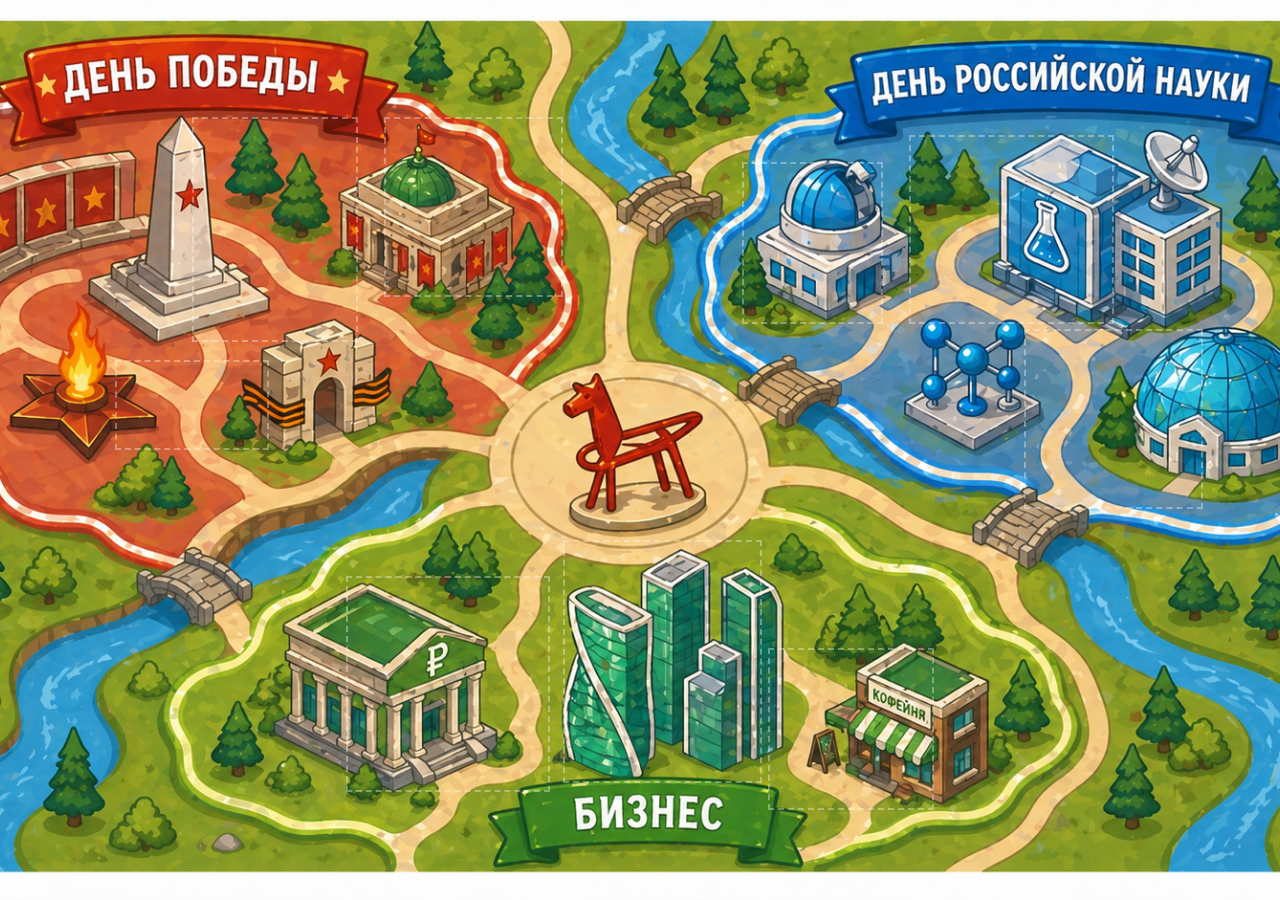
<file: index.html>
<!DOCTYPE html>
<html lang="ru">
<head>
<meta charset="UTF-8" />
<title>Игра</title>
<link rel="stylesheet" href="style.css">

</head>

<body>

<div class="stage">
  <div class="map">

    <!-- про победу -->
     <!-- 10-11 классы -->
    <div class="zone" style="left:15%; top:13%; width:13%; height:25%;"
         onclick="openGame('svoya-igra')"></div> 

     <!-- 8-9 классы -->
    <div class="zone" style="left:30%; top:13%; width:14%; height:20%;"
         onclick="openGame('path-game')"></div>

     <!-- 5-7 класс -->
    <div class="zone" style="left:9%; top:40%; width:12%; height:10%;"
         onclick="openGame('img-line')"></div>

    <!-- про науку -->
     <!-- малышарики -->
    <div class="zone" style="left:58%; top:18%; width:11%; height:18%;"
         onclick="openGame('find-objects')"></div>

     <!-- 8-11 классы -->
    <div class="zone" style="left:71%; top:15%; width:16%; height:21%;"
         onclick="openGame('cards')"></div>

     <!-- 5-7 классы -->
    <div class="zone" style="left:80%; top:36.5%; width:14%; height:20%;"
         onclick="openGame('find-similar')"></div>

    <!-- про бизнес -->
     <!-- 8-9 классы -->
    <div class="zone" style="left:44%; top:60%; width:15.5%; height:27%;"
         onclick="openGame('emodji')"></div>

     <!-- 5-7 классы -->
    <div class="zone" style="left:27%; top:64%; width:16%; height:24%;"
         onclick="openGame('buisnes-viselica')"></div>

     <!-- 5-11 классы -->
    <div class="zone" style="left:60%; top:72%; width:13%; height: 18%;"
         onclick="openGame('words-in-word')"></div>

     <div class="zone center-zone"
     style="left:45%; top:42%; width:10%; height:20%;"
     onclick="openLink()"></div>

  </div>
</div>

<script>
function openGame(gameName) {

  // лёгкая вспышка при клике
  const flash = document.createElement("div");
  flash.style.position = "fixed";
  flash.style.inset = "0";
  flash.style.background = "rgba(255,255,255,0.12)";
  flash.style.pointerEvents = "none";
  document.body.appendChild(flash);

  setTimeout(() => flash.remove(), 150);

  // открытие игры
  window.open(
    `${gameName}/index.html`,
    "_blank",
    "width=1000,height=700"
  );
}

function openLink() {
  window.open(
    "https://xn--80aafadvc9bifbaeqg0p.xn--p1ai/",
    "_blank"
  );
}
</script>

</body>
</html>
</file>
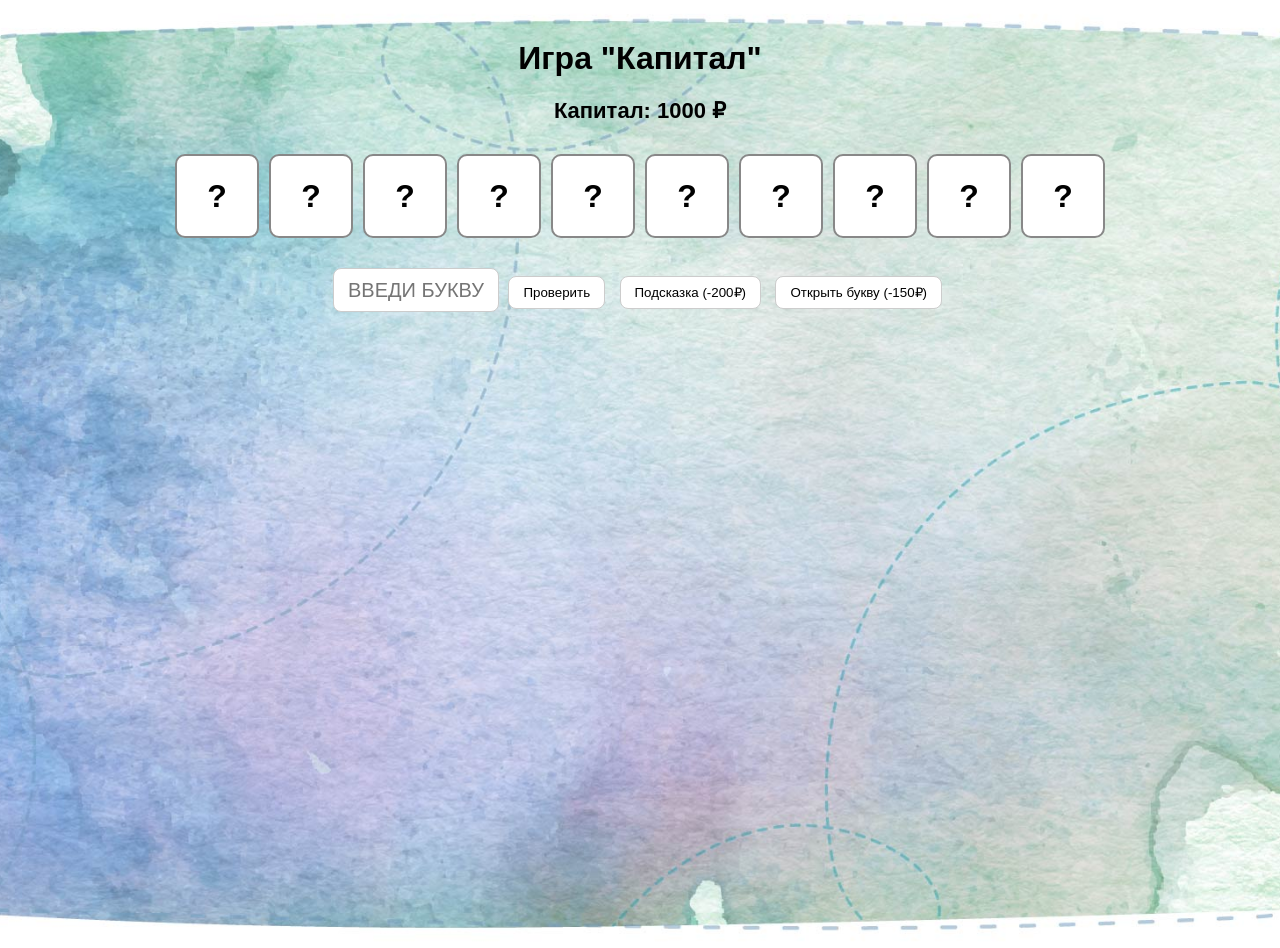
<file: buisnes-viselica/index.html>
<!DOCTYPE html>
<html>
<head>
<meta charset="UTF-8">
<title>Капитал</title>
<link rel="stylesheet" href="style.css">
</head>
<body>

<h1>Игра "Капитал"</h1>

<div id="capital">Капитал: 1000 ₽</div>

<div class="word">

  <div class="letter" data-letter="К">?</div>
  <div class="letter" data-letter="А">?</div>
  <div class="letter" data-letter="П">?</div>
  <div class="letter" data-letter="И">?</div>
  <div class="letter" data-letter="Т">?</div>
  <div class="letter" data-letter="А">?</div>
  <div class="letter" data-letter="Л">?</div>
  <div class="letter" data-letter="И">?</div>
  <div class="letter" data-letter="С">?</div>
  <div class="letter" data-letter="Т">?</div>

</div>

<div class="controls">

  <input id="guess" placeholder="Введи букву">

  <button onclick="checkLetter()">Проверить</button>
  <button onclick="hint()">Подсказка (-200₽)</button>
  <button onclick="openLetter()">Открыть букву (-150₽)</button>

</div>

<div id="message"></div>
<div id="wrongLetters" class="hidden">Ошибки: </div>

<script>

let capital = 1000;
let word = "КАПИТАЛИСТ";
let wrongLetters = [];

function updateCapital() {
  document.getElementById("capital").innerHTML =
    "Капитал: " + capital + " ₽";
}

function checkLetter() {

  let input = document.getElementById("guess");
  let letter = input.value.toUpperCase();
  input.value = "";

  if (!letter) return;

  let found = false;

  document.querySelectorAll(".letter").forEach(el => {
    if (el.dataset.letter === letter) {
      el.innerHTML = letter;
      found = true;
    }
  });

  if (!found) {

    capital -= 100;

    // показываем поле ошибок ТОЛЬКО один раз
    document.getElementById("wrongLetters").classList.remove("hidden");

    // добавляем букву в массив (без повторов)
    if (!wrongLetters.includes(letter)) {
      wrongLetters.push(letter);
    }

    updateWrongLetters();

    document.getElementById("message").innerHTML =
      "❌ Ошибка (-100₽)";

  } else {
    document.getElementById("message").innerHTML =
      "✔ Есть такая буква!";
  }

  updateCapital();
  checkGameOver();
}

function updateWrongLetters() {
  let box = document.getElementById("wrongLetters");

  box.innerHTML = "Ошибки: ";

  wrongLetters.forEach(l => {
    let span = document.createElement("span");
    span.className = "wrong";
    span.innerText = l;
    box.appendChild(span);
  });
}


function hint() {

  if (capital < 200) return;

  capital -= 200;

  document.getElementById("message").innerHTML =
    "💡 Подсказка: это слово про человека, используещего свои ресурсы и наемный труд для извлечения прибыли";

  updateCapital();
}

function openLetter() {

  if (capital < 150) return;

  capital -= 150;

  let hidden = Array.from(document.querySelectorAll(".letter"))
    .filter(el => el.innerHTML === "?");

  if (hidden.length === 0) return;

  let random = hidden[Math.floor(Math.random() * hidden.length)];
  random.innerHTML = random.dataset.letter;

  document.getElementById("message").innerHTML =
    "🔓 Открыта буква";

  updateCapital();
  checkGameOver();
}

function checkGameOver() {

  let done = true;

  document.querySelectorAll(".letter").forEach(el => {
    if (el.innerHTML === "?") done = false;
  });

  if (done) {
    document.getElementById("message").innerHTML =
      "🏆 Победа!";
  }

  if (capital <= 0) {
    document.getElementById("message").innerHTML =
      "💀 Капитал закончился";
  }
}

</script>

</body>
</html>
</file>
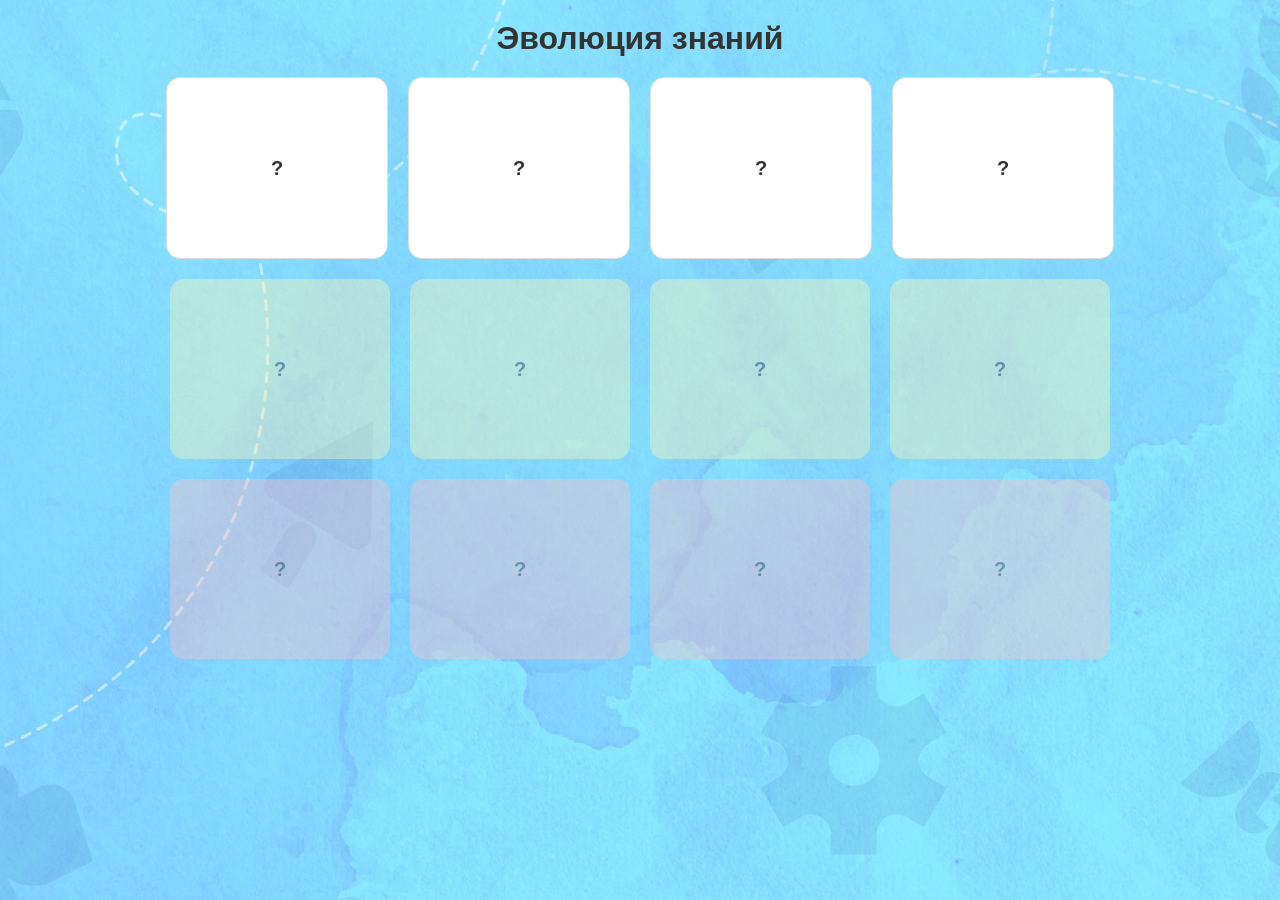
<file: cards/index.html>
<!DOCTYPE html>
<html>
<head>
<meta charset="UTF-8">
<title>Карточки</title>
<link rel="stylesheet" href="style.css">
</head>
<body>

<h1>Эволюция знаний</h1>

<div class="game">

  <!-- РЯД 1 -->
  <div class="row" id="row1">
    <div class="card white" onclick="openCard(this,1,'Кто сформулировал периодический закон химических элементов?','менделеев','тот самый, кто «разложил» все элементы по полочкам')">?</div>

    <div class="card white" onclick="openCard(this,1,'Кто первым полетел в космос?','гагарин','его фамилия стала символом космической эры')">?</div>

    <div class="card white" onclick="openCard(this,1,'Кто открыл закон всемирного тяготения?','ньютон','история с яблоком стала легендой науки')">?</div>

    <div class="card white" onclick="openCard(this,1,'Что является самой маленькой частицей химического элемента (в школьной модели)?','атом','«неделимая» единица вещества')">?</div>
  </div>

  <!-- РЯД 2 -->
  <div class="row locked" id="row2">
    <div class="card yellow" onclick="openCard(this,2,'Сколько позвонков у человека в среднем?','33–34','обычно больше 30, но меньше 40')">?</div>

    <div class="card yellow" onclick="openCard(this,2,'Какой газ составляет около 78% атмосферы Земли?','азот','основа воздуха, которым мы дышим')">?</div>

    <div class="card yellow" onclick="openCard(this,2,'Что выделяется в процессе фотосинтеза вместе с глюкозой?','кислород','без него невозможна жизнь животных')">?</div>

    <div class="card yellow" onclick="openCard(this,2,'Примерная скорость света в вакууме?','300 000 км/с','самое быстрое, что известно в природе')">?</div>
  </div>

  <!-- РЯД 3 -->
  <div class="row locked" id="row3">
    <div class="card red" onclick="openCard(this,3,'Число Авогадро равно примерно...','6.02×10^23','очень большое число частиц в моле вещества')">?</div>

    <div class="card red" onclick="openCard(this,3,'При каком значении pH среда считается нейтральной?','7','ни кислая, ни щелочная')">?</div>

    <div class="card red" onclick="openCard(this,3,'Ускорение свободного падения на Земле примерно равно...','9.8 м/с²','значение может немного меняться в разных точках Земли')">?</div>

    <div class="card red" onclick="openCard(this,3,'Какая фундаментальная константа связана с квантовой физикой и энергией фотона?','постоянная планка','обозначается h и используется в квантовых расчетах')">?</div>
  </div>

</div>

<script>

let opened = {1:0,2:0,3:0};

function openCard(el, row, question, answer, hint) {

  if (el.classList.contains("used")) return;

  if (row === 2 && opened[1] < 4) {
    alert("Сначала закончите первый ряд!");
    return;
  }

  if (row === 3 && opened[2] < 4) {
    alert("Сначала закончите второй ряд!");
    return;
  }

  el.classList.add("used");
  opened[row]++;

  // показываем вопрос внутри карточки
  el.innerHTML = `
    <div class="question">${question}</div>
    <button onclick="showHint(event, this, '${hint}')">Подсказка</button>
    <button onclick="showAnswer(event, this, '${answer}')">Ответ</button>
  `;

  unlockRows();
}

function showHint(e, btn, hint) {
  e.stopPropagation();
  btn.parentElement.querySelector(".question").innerHTML =
    "Подсказка: " + hint;
}

function showAnswer(e, btn, answer) {
  e.stopPropagation();
  btn.parentElement.querySelector(".question").innerHTML =
    "Ответ: " + answer;
}

function unlockRows() {
  if (opened[1] === 4) {
    document.getElementById("row2").classList.remove("locked");
  }
  if (opened[2] === 4) {
    document.getElementById("row3").classList.remove("locked");
  }
}

</script>

</body>
</html>
</file>
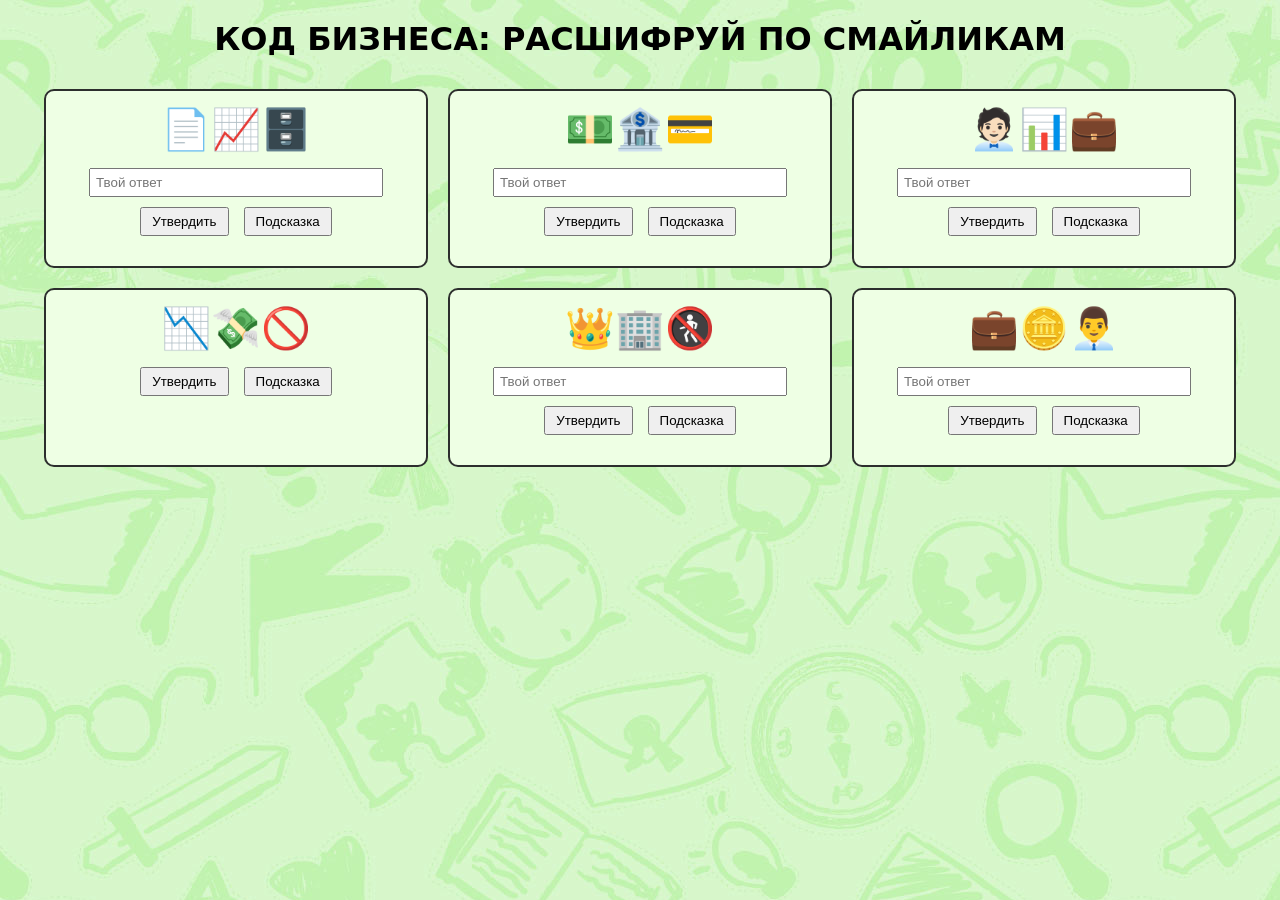
<file: emodji/index.html>
<!DOCTYPE html>
<html>
<head>
  <meta charset="UTF-8">
  <title>Угадай по смайликам</title>
  <link rel="stylesheet" href="style.css">
</head>
<body>

<h1>КОД БИЗНЕСА: РАСШИФРУЙ ПО СМАЙЛИКАМ</h1>

<div class="game">

  <div class="task" data-answer="Акция" data-hint="Ценная бумага дающая право на долю в компании">
    <div class="emoji">📄📈🗄️</div>
    <input type="text" placeholder="Твой ответ">
    <button onclick="check(this)">Утвердить</button>
    <button onclick="hint(this)">Подсказка</button>
    <div class="result"></div>
  </div>

  <div class="task" data-answer="Капитал" data-hint="Ресурсы используемые для получения прибыли">
    <div class="emoji">💵🏦💳</div>
    <input type="text" placeholder="Твой ответ">
    <button onclick="check(this)">Утвердить</button>
    <button onclick="hint(this)">Подсказка</button>
    <div class="result"></div>
  </div>

  <div class="task" data-answer="предприниматель" data-hint="Физическое лицо ведущее бизнес">
    <div class="emoji">🧑🏻‍💼📊💼</div>
    <input type="text" placeholder="Твой ответ">
    <button onclick="check(this)">Утвердить</button>
    <button onclick="hint(this)">Подсказка</button>
    <div class="result"></div>
  </div>

  <div class="task" data-answer="Банкротство" data-hint="Ситуация когда компания не может расплатиться с долгами">
    <div class="emoji">📉💸🚫</div>
    <button onclick="check(this)">Утвердить</button>
    <button onclick="hint(this)">Подсказка</button>
    <div class="result"></div>
  </div>

  <div class="task" data-answer="Монополист" data-hint="Одна компания на рынке">
    <div class="emoji">👑🏢🚷</div>
    <input type="text" placeholder="Твой ответ">
    <button onclick="check(this)">Утвердить</button>
    <button onclick="hint(this)">Подсказка</button>
    <div class="result"></div>
  </div>

  <div class="task" data-answer="Инвестор" data-hint="Вкладывает деньги в проект ради прибыли">
    <div class="emoji">💼🪙👨‍💼</div>
    <input type="text" placeholder="Твой ответ">
    <button onclick="check(this)">Утвердить</button>
    <button onclick="hint(this)">Подсказка</button>
    <div class="result"></div>
  </div>

</div>

<script>


function check(el) {
  let task = el.parentElement;

  let input = task.querySelector("input");
  let userAnswer = input.value.toLowerCase().trim();

  let correct = task.dataset.answer.toLowerCase();
  
  let result = task.querySelector(".result");

  if (userAnswer === correct) {
    result.innerHTML = "✅ Верно!";
    result.style.color = "green";

    input.disabled = true;
    el.disabled = true;
  } else {
    result.innerHTML = "❌ Неверно";
    result.style.color = "red";
  }
}

function hint(el) {
  let task = el.parentElement;
  let result = task.querySelector(".result");

  result.innerHTML = "Подсказка: " + task.dataset.hint;
  result.style.color = "green";
}

</script>

</body>
</html>
</file>
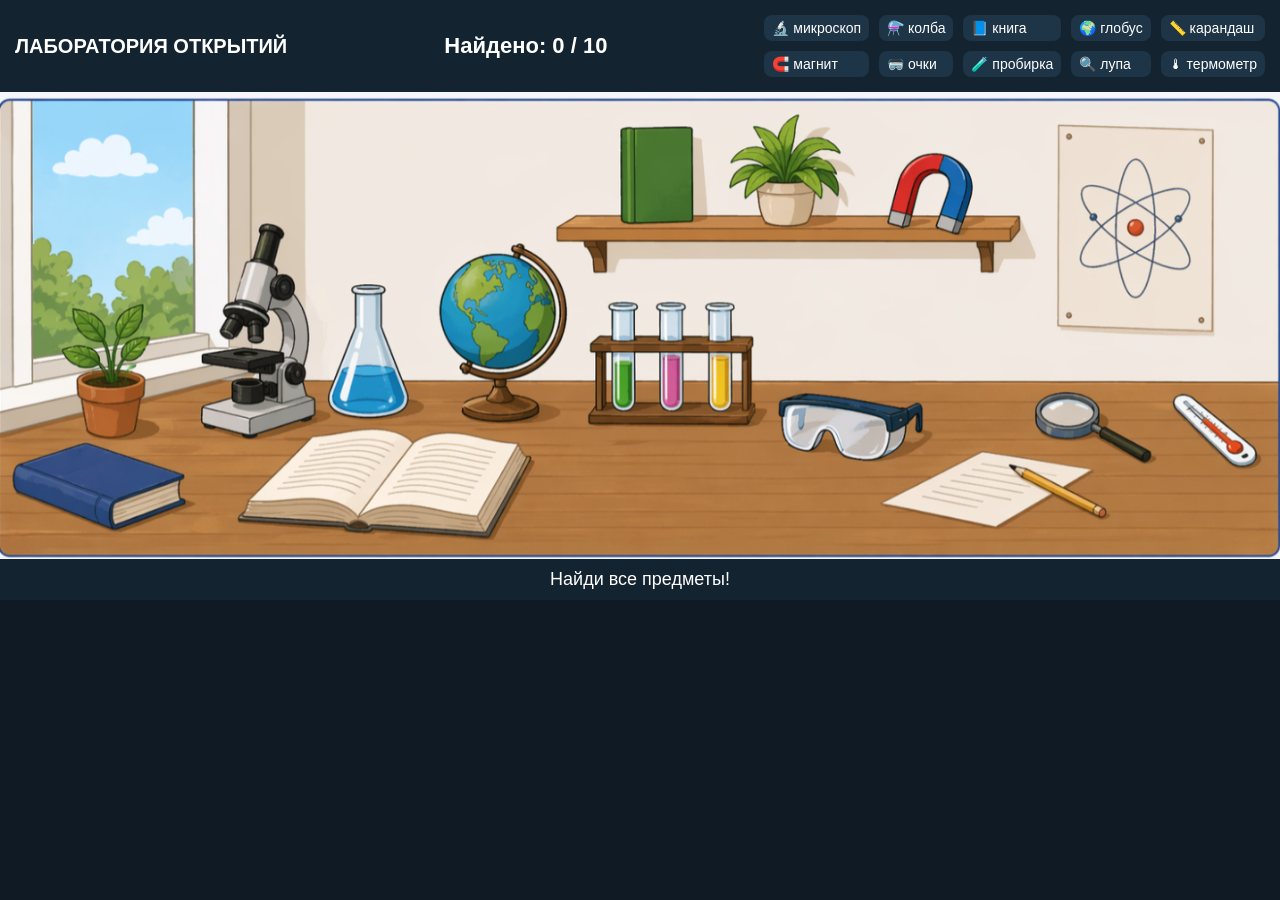
<file: find-objects/index.html>
<!DOCTYPE html>
<html>
<head>
<meta charset="UTF-8">
<title>Лаборатория открытий</title>
<link rel="stylesheet" href="style.css">
</head>
<body>
<div id="fireworks"></div>
<div class="top">

  <h1>ЛАБОРАТОРИЯ ОТКРЫТИЙ</h1>

  <div class="score">
    Найдено: <span id="count">0</span> / 10
  </div>

  <div class="list">
    <div onclick="find('microscope')" id="microscope">🔬 микроскоп</div>
    <div onclick="find('flask')" id="flask">⚗️ колба</div>
    <div onclick="find('book')" id="book">📘 книга</div>
    <div onclick="find('globe')" id="globe">🌍 глобус</div>
    <div onclick="find('pencil')" id="pencil">📏 карандаш</div>
    <div onclick="find('magnet')" id="magnet">🧲 магнит</div>
    <div onclick="find('glasses')" id="glasses">🥽 очки</div>
    <div onclick="find('tubes')" id="tubes">🧪 пробирка</div>
    <div onclick="find('magnifier')" id="magnifier">🔍 лупа</div>
    <div onclick="find('thermo')" id="thermo">🌡 термометр</div>
  </div>

</div>

<div class="game">

  <img src="1.png" class="scene">

</div>

<div id="message">Найди все предметы!</div>

<script>

const items = {
  microscope: { x: 13, y: 29  , w: 13, h: 47 },
  flask:      { x: 25.4, y: 39, w: 7, h: 33 },
  book:       { x: 18,  y: 72, w: 26, h: 23 },
  globe:      { x: 32.5, y: 32, w: 12.3,  h: 40 },

  pencil:     { x: 78.5, y: 78, w: 9,  h: 14 }, 
  magnet:     { x: 69, y: 12, w: 8,  h: 21 },
  glasses:    { x: 60, y: 62, w: 13, h: 17 },

  tubes:      { x: 46, y: 42, w: 13, h: 33 }, 
  magnifier:  { x: 80, y: 61, w: 11, h: 21 },
  thermo:     { x: 91, y: 61, w: 9,  h: 22 }
};

let found = 0;

function hit(item) {
  const el = document.getElementById(item);
  const hs = document.getElementById(item + "HS");

  if (el.classList.contains("done")) return;

  el.classList.add("done");
  hs.classList.add("found");

  found++;
  document.getElementById("count").innerHTML = found;

  if (found === 10) {
    document.getElementById("message").innerHTML = "🏆 Все найдено!";
    launchFireworks();
  }
}

// function find(item) {
//   document.getElementById("message").innerHTML = "Ищи: " + item;
// }

// создаём зоны автоматически
window.onload = function () {
  const game = document.querySelector(".game");

  for (let key in items) {
    const d = items[key];

    const div = document.createElement("div");
    div.className = "hotspot";
    div.id = key + "HS";

    div.style.left = d.x + "%";
    div.style.top = d.y + "%";
    div.style.width = d.w + "%";
    div.style.height = d.h + "%";

    div.onclick = () => hit(key);

    game.appendChild(div);
  }
};

function launchFireworks(count = 30) {
  const container = document.getElementById("fireworks");

  container.innerHTML = ""; // 👈 важно

  for (let i = 0; i < count; i++) {
    const firework = document.createElement("div");
    firework.className = "firework";

    firework.style.left = Math.random() * window.innerWidth + "px";
    firework.style.top = Math.random() * window.innerHeight * 0.6 + "px";

    firework.style.background = "#ffd700";

    container.appendChild(firework);

    setTimeout(() => firework.remove(), 500);
  }
}

</script>



</body>
</html>
</file>
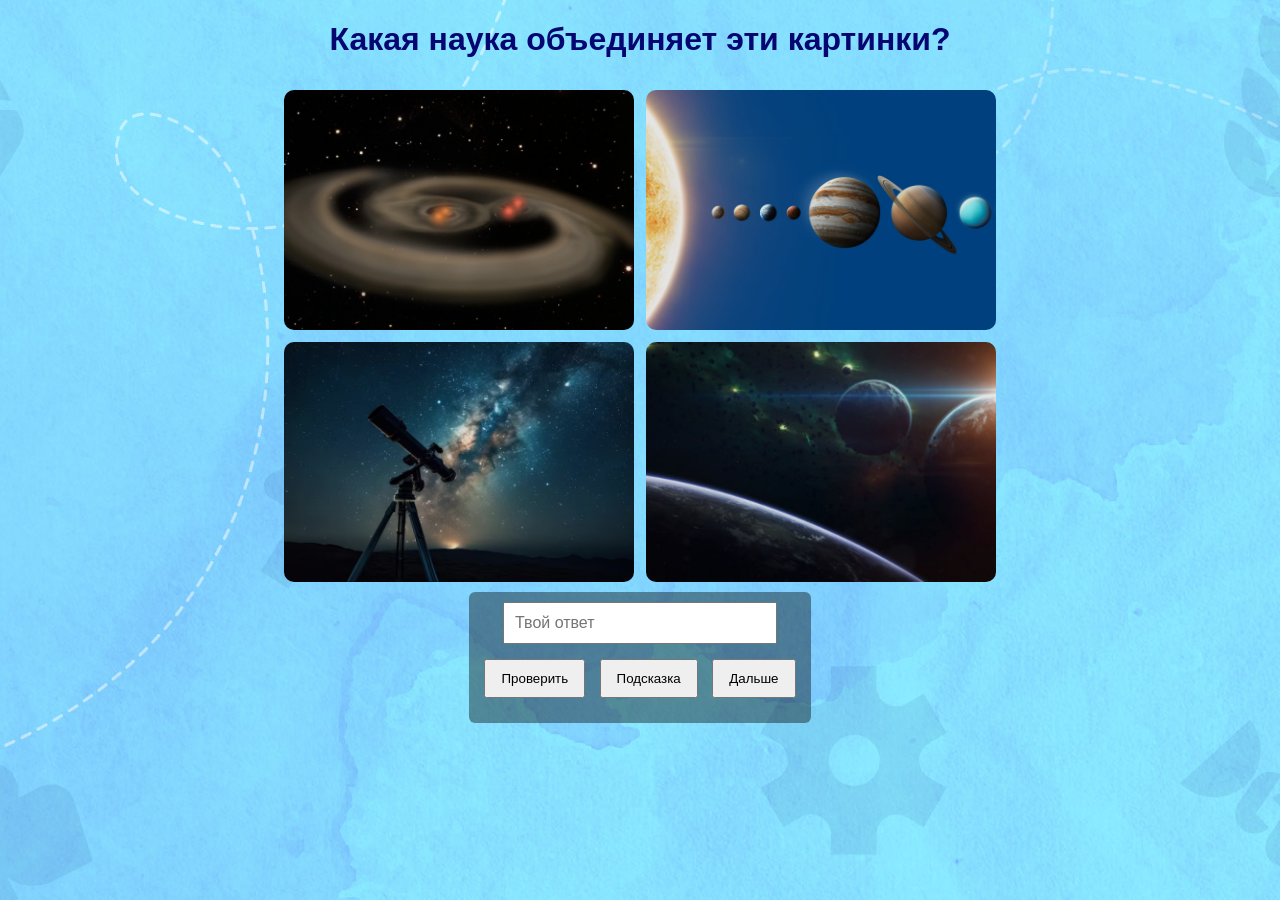
<file: find-similar/index.html>
<!DOCTYPE html>
<html>
<head>
  <meta charset="UTF-8">
  <title>Что общего?</title>
  <link rel="stylesheet" href="style.css">
</head>
<body>

<h1>Какая наука объединяет эти картинки?</h1>

<div class="game">

  <div class="images">
    <img id="img1">
    <img id="img2">
    <img id="img3">
    <img id="img4">
  </div>

  <div class="interactive_block">
    <input id="answer" placeholder="Твой ответ">

    <div>
      <button onclick="check()">Проверить</button>
      <button onclick="hint()">Подсказка</button>
      <button onclick="next()">Дальше</button>
    </div>

    <div id="result"></div>
  </div>

</div>

<script>

  let current = 0;

let games = [
  ["img1/1.png",
   "img1/2.png",
   "img1/3.png",
   "img1/4.png",
   "астрономия",
   "В этой науке изучают космос."],

  ["img2/1.png",
   "img2/2.png",
   "img2/3.png",
   "img2/4.png",
   "География",
   "В этой науке изучают мир."],

  ["img3/1.png",
   "img3/2.png",
   "img3/3.png",
   "img3/4.png",
   "биология",
   "Это наука о жизни"],

  ["img4/1.png",
   "img4/2.png",
   "img4/3.png",
   "img4/4.png",
   "геология",
   "В этой науке узучают строение и структуру земли."],

  ["img5/1.png",
   "img5/2.png",
   "img5/3.png",
   "img5/4.png",
   "химия",
   "Предмет, появившийся в восьмом классе"],

  ["img6/1.png",
   "img6/2.png",
   "img6/3.png",
   "img6/4.png",
   "физика",
   "Архимед связан с этой наукой."]
];

function show() {

  let g = games[current];

  document.getElementById("img1").src = g[0];
  document.getElementById("img2").src = g[1];
  document.getElementById("img3").src = g[2];
  document.getElementById("img4").src = g[3];

  document.getElementById("answer").value = "";
  document.getElementById("result").innerHTML = "";
}

function check() {

  let input = document.getElementById("answer").value
    .toLowerCase().trim();

  let correct = games[current][4].toLowerCase();

  if (input === correct) {
    document.getElementById("result").innerHTML = "✅ Верно!";
  } else {
    document.getElementById("result").innerHTML = "❌ Неверно";
  }
}

function hint() {
  document.getElementById("result").innerHTML =
    "Подсказка: " + games[current][5];
}

function next() {

  current++;

  if (current >= games.length) {
    alert("Игра закончена!");
    current = 0;
  }

  show();
}

// показать первое задание
show();

</script>

</body>
</html>
</file>
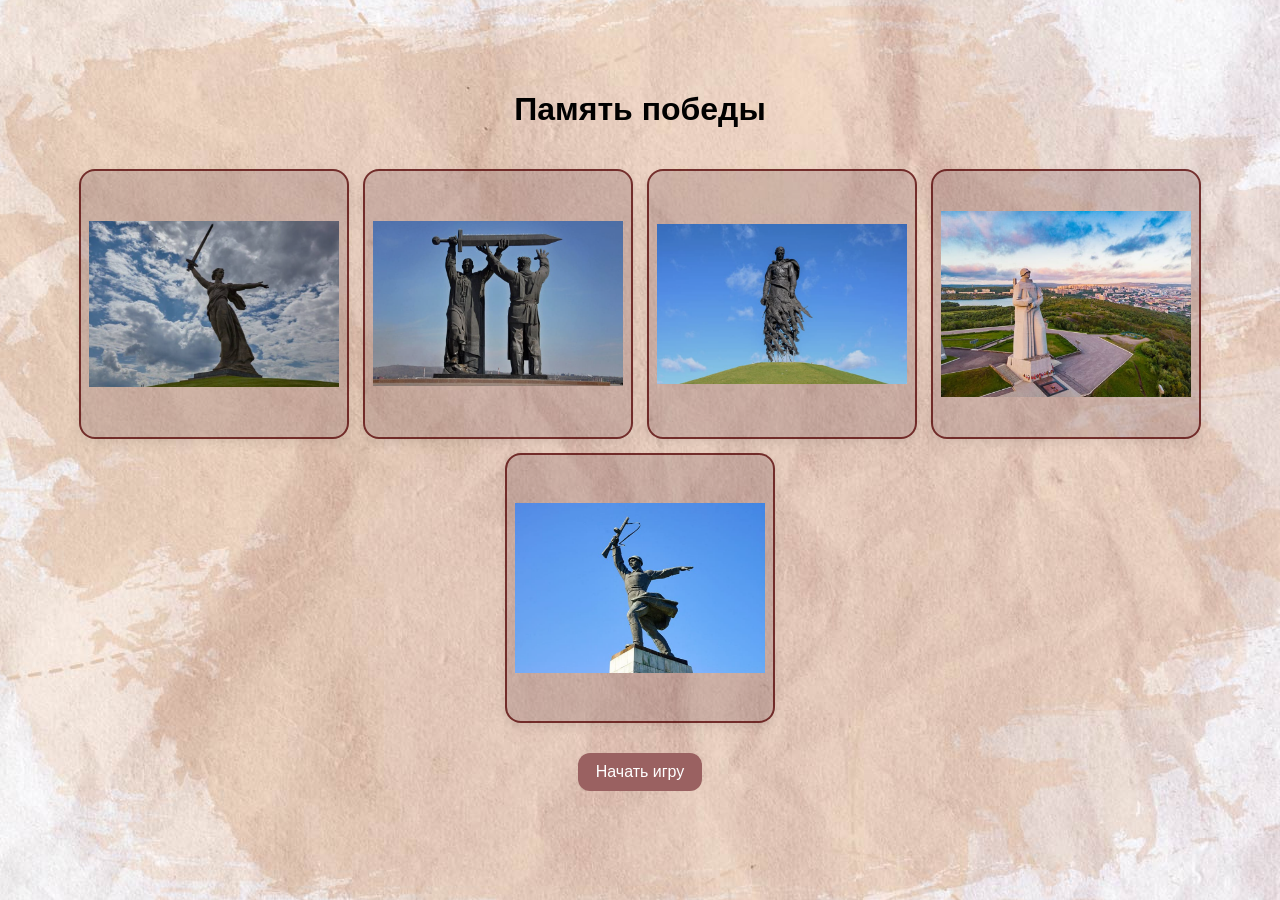
<file: img-line/index.html>
<!DOCTYPE html>
<html>
<head>
<meta charset="UTF-8">
<title>Символы Победы</title>
<link rel="stylesheet" href="style.css">
</head>

<body>

<h1>Память победы</h1>

<div id="memoryArea"> 
  <img src="img1/1.png" class="symbolImg">
  <img src="img1/2.png" class="symbolImg">
  <img src="img1/3.png" class="symbolImg">
  <img src="img1/4.png" class="symbolImg">
  <img src="img1/5.png" class="symbolImg">
</div>

<button onclick="startGame()" id="startBtn">Начать игру</button>

<div id="memoryOverlay" class="hidden"></div>

<div id="gameArea" class="hidden">

  <div id="dropZone">
    <div class="slot" data-answer="1"></div>
    <div class="slot" data-answer="2"></div>
    <div class="slot" data-answer="3"></div>
    <div class="slot" data-answer="4"></div>
    <div class="slot" data-answer="5"></div>
  </div>

  <div id="pool">
    <img src="img1/1.png" class="item" draggable="true" data-id="1">
    <img src="img1/2.png" class="item" draggable="true" data-id="2">
    <img src="img1/3.png" class="item" draggable="true" data-id="3">
    <img src="img1/4.png" class="item" draggable="true" data-id="4">
    <img src="img1/5.png" class="item" draggable="true" data-id="5">
  </div>

</div>
<div class="buttons">
  <button onclick="check()" id="checkBtn" class="hidden">Проверить</button>
  <button onclick="nextLevel()" id="nextBtn" class="hidden">Дальше</button>
</div>
<div id="result"></div>

<script src="script.js"></script>

</body>
</html>
</file>
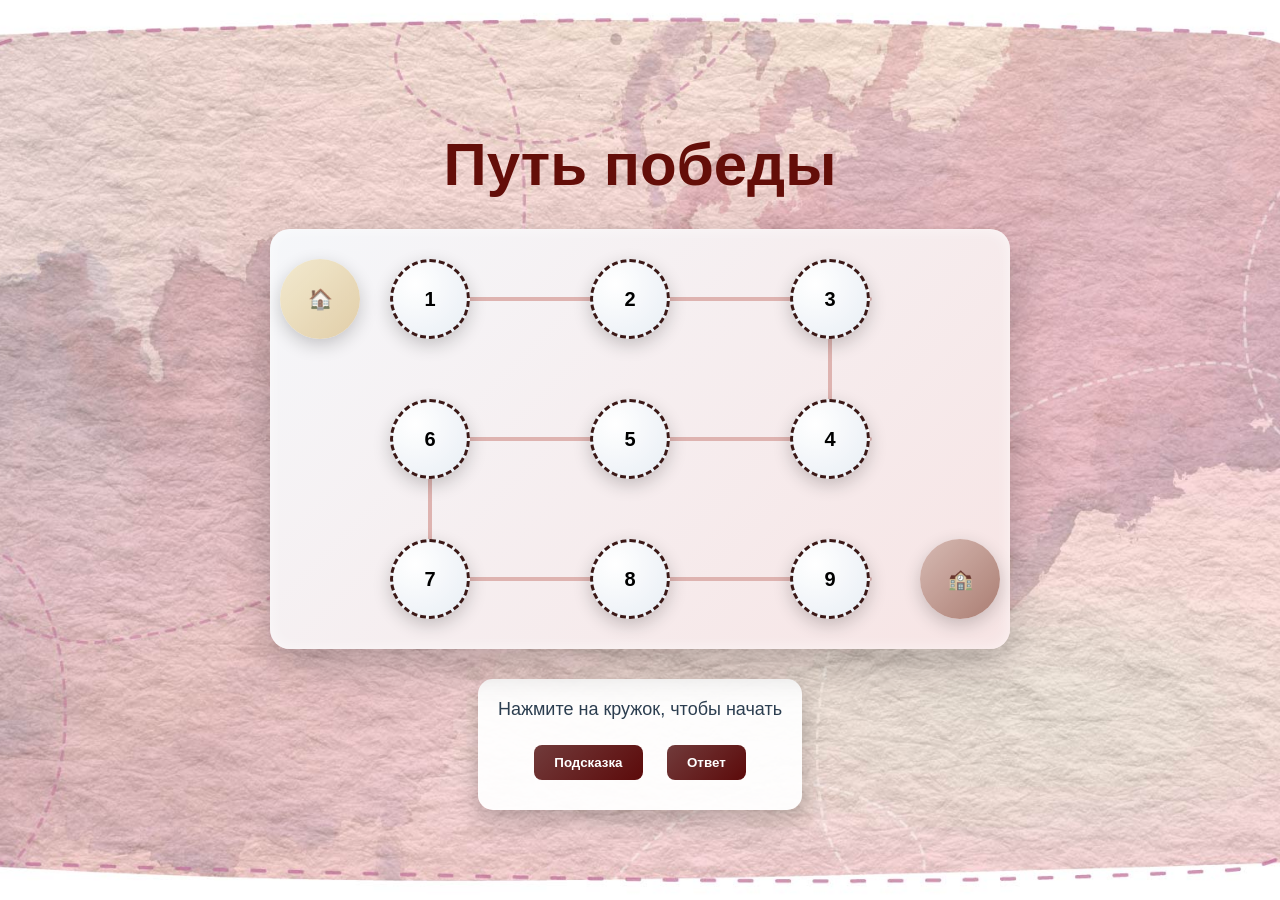
<file: path-game/index.html>
<!DOCTYPE html>
<html>
<head>
<meta charset="UTF-8">
<title>Мини-карта</title>
<link rel="stylesheet" href="style.css">
</head>
<body>
<div class="wrapper">
  <h1>Путь победы</h1>

  <div class="map">

    <div class="zone zone1"></div>
    <div class="zone zone2"></div>
    <div class="zone zone3"></div>

    <!-- линии -->
    <svg class="lines" width="100%" height="100%">
      <line x1="200" y1="70" x2="600" y2="70"/>

      <line x1="560" y1="70" x2="560" y2="190"/>

      <line x1="600" y1="210" x2="200" y2="210"/>

      <line x1="160" y1="210" x2="160" y2="360"/>

      <line x1="160" y1="350" x2="600" y2="350"/>
    </svg>

    <!-- дом -->
    <div class="point home" style="left:50px; top:70px;">🏠</div>

    <!-- РЯД 1 -->
    <div class="point" style="left:160px; top:70px;" onclick="openQ(1,'В каком городе был подписан окончательный акт капитуляции Германии?','Берлин','Столица страны')">1</div>
    <div class="point" style="left:360px; top:70px;" onclick="openQ(2,'Какой маршал СССР принимал капитуляцию в этом городе?','Георгий Жуков','_____')">2</div>
    <div class="point" style="left:560px; top:70px;" onclick="openQ(3,'Как называется последняя крупная операция, проведённая под его командованием в этом городе?','Берлинская операция','_____')">3</div>

    <!-- РЯД 2 -->
    <div class="point" style="left:560px; top:210px;" onclick="openQ(4,'Как называется здание, взятие которого стало символом завершения этой операции?','Рейхстаг','_____')">4</div>
    <div class="point" style="left:360px; top:210px;" onclick="openQ(5,'Как называется план Германии, приведший к началу войны с СССР, завершившейся штурмом этого города?','План Барбаросса','_____')">5</div>
    <div class="point" style="left:160px; top:210px;" onclick="openQ(6,'Как называется крупнейшее танковое сражение, сорвавшее дальнейшее наступление по этому плану?','Курская битва','_____')">6</div>

    <!-- РЯД 3 -->
    <div class="point" style="left:160px; top:350px;" onclick="openQ(7,'Как называлась операция 1944 года, в ходе которой была освобождена Белоруссия и разгромлена группа армий «Центр»?','Багратион','_____')">7</div>
    <div class="point" style="left:360px; top:350px;" onclick="openQ(8,'Как назывался подвиг лётчика, направившего свой самолёт на вражескую цель, ставший символом высшей самоотверженности?','Таран','_____ от премии')">8</div>
    <div class="point" style="left:560px; top:350px;" onclick="openQ(9,'Какое почётное звание присваивалось за выдающийся подвиг и стало символом высшего признания героизма в СССР?','Герой Советского Союза','_____')">9</div>
    <!-- школа -->
    <div class="point school" style="left:690px; top:350px;" onclick="finishGame()">🏫</div>

  </div>

  <div id="panel">
    <div id="question">Нажмите на кружок, чтобы начать</div>
    <button onclick="showHint()">Подсказка</button>
    <button onclick="showAnswer()">Ответ</button>
  </div>

</div>
<script>

let currentAnswer = "";
let currentHint = "";
let currentStep = 1;

function openQ(step, question, answer, hint) {

  if (step !== currentStep) {
    alert("Идите по порядку!");
    return;
  }

  currentAnswer = answer;
  currentHint = hint;

  document.getElementById("question").innerHTML = question;
}

function showHint() {
  document.getElementById("question").innerHTML =
    "Подсказка: " + currentHint;
}

function showAnswer() {
  document.getElementById("question").innerHTML =
    "Ответ: " + currentAnswer;

  markDone();
}

function markDone() {
  let points = document.querySelectorAll(".point");

  points[currentStep].classList.add("done");
  currentStep++;

  if (points[currentStep]) {
    points[currentStep].classList.add("active");
  }
}

function finishGame() {

  // проверка — дошли ли до конца
  if (currentStep <= 9) {
    alert("Сначала пройдите весь путь!");
    return;
  }

  // звук
  const sound = document.getElementById("successSound");
  sound.currentTime = 0;
  sound.play();

  // фейерверк
  createFireworks();
}


// простая анимация фейерверка
function createFireworks() {

  for (let i = 0; i < 250; i++) {
    let fire = document.createElement("div");

    fire.style.position = "fixed";
    fire.style.left = "50%";
    fire.style.top = "50%";
    fire.style.width = "10px";
    fire.style.height = "10px";
    fire.style.background = `hsl(${Math.random()*360},100%,50%)`;
    fire.style.borderRadius = "50%";
    fire.style.pointerEvents = "none";

    document.body.appendChild(fire);

    let angle = Math.random() * 2 * Math.PI;
    let distance = 200 + Math.random() * 200;

    let x = Math.cos(angle) * distance;
    let y = Math.sin(angle) * distance;

    fire.animate([
      { transform: "translate(0,0)", opacity: 1 },
      { transform: `translate(${x}px, ${y}px)`, opacity: 0 }
    ], {
      duration: 1000,
      easing: "ease-out"
    });

    setTimeout(() => fire.remove(), 1000);
  }
}
document.addEventListener("keydown", function(event) {
  if (event.key === "Enter") {
    document.querySelector("button[onclick='showAnswer()']").click();
  }
});


</script>
<audio id="successSound" src="success.mp3"></audio>
</body>
</html>
</file>
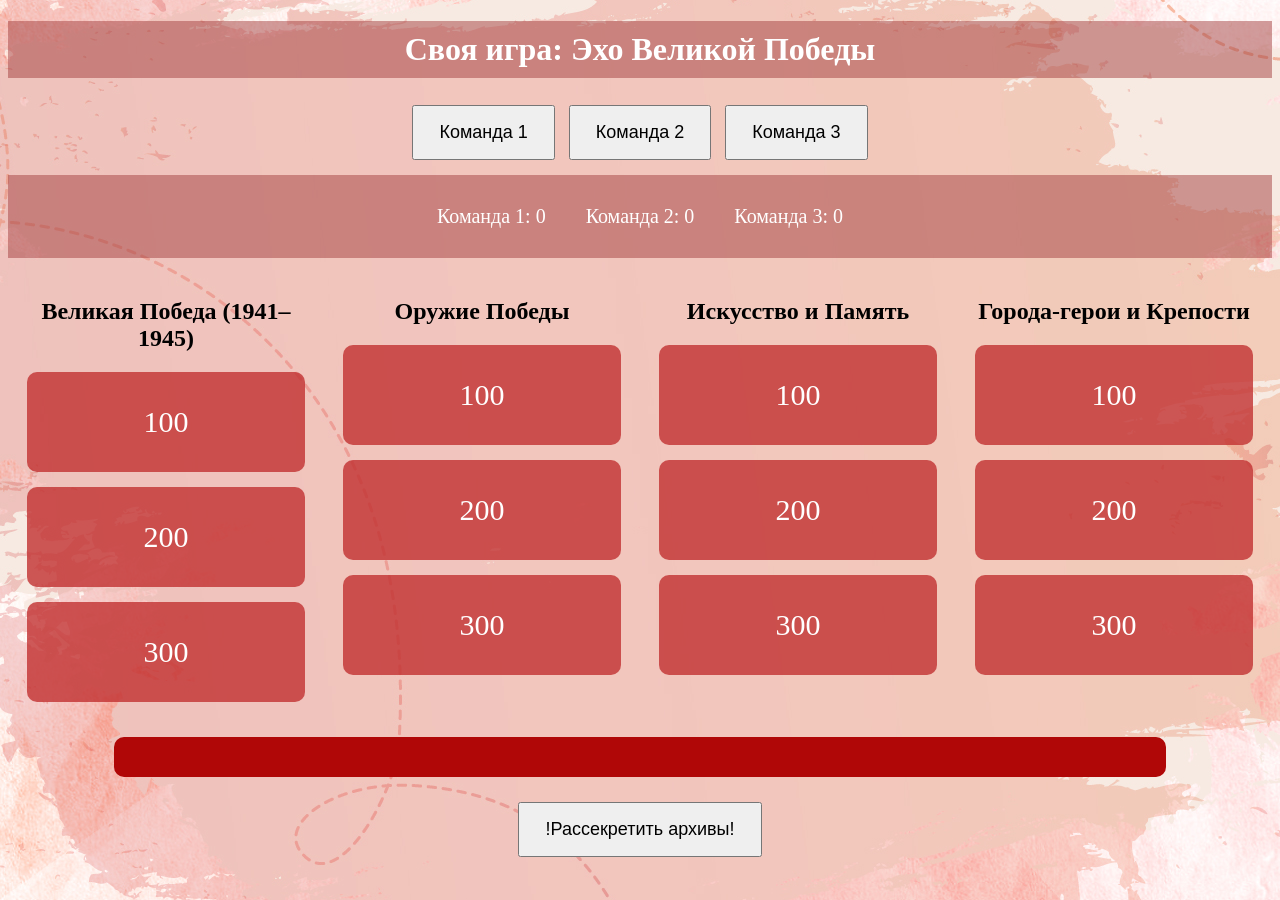
<file: svoya-igra/index.html>
<!DOCTYPE html>
<html>
<head>
  <meta charset="UTF-8">
  <title>Своя игра</title>
  <link rel="stylesheet" href="style.css">
</head>
<body>

<h1>Своя игра: Эхо Великой Победы</h1>

<div id="scoreboard">

  <button onclick="addScore('team1')">Команда 1</button>
  <button onclick="addScore('team2')">Команда 2</button>
  <button onclick="addScore('team3')">Команда 3</button>

</div>

<div id="scores">
  <p>Команда 1: <span id="t1">0</span></p>
  <p>Команда 2: <span id="t2">0</span></p>
  <p>Команда 3: <span id="t3">0</span></p>
</div>

<script>
function addScore(team) {

  let scoreEl = null;

  if (team === "team1") {
    scoreEl = document.getElementById("t1");
  }

  if (team === "team2") {
    scoreEl = document.getElementById("t2");
  }

  if (team === "team3") {
    scoreEl = document.getElementById("t3");
  }

  scoreEl.innerHTML =
    parseInt(scoreEl.innerHTML) + currentPoints;


  currentQuestion = null;
  currentAnswer = "";
  currentPoints = 0;
  currentElement = null;

  document.getElementById("answerBox").innerHTML = "";
}
</script>


<div class="game">

  <div class="col">
    <h2>Великая Победа (1941–1945)</h2>
    <div class="q" onclick="openQ(this, 'В чем заключалось значение битвы за Москву? ', 'Был сорван план молниеносной войны', 100)">100</div>
    <div class="q" onclick="openQ(this, 'Когда было водружено Знамя Победы над рейхстагом Егоровым и Кантарии', '30 апреля 1945 года', 200)">200</div>
    <div class="q" onclick="openQ(this, 'В честь победы в какой битве был дан первый салют в Москве?', 'В честь освобождения городов Орёл и Белгород в ходе Курской битвы', 300)">300</div>
  </div>

    <div class="col">
      <h2>Оружие Победы</h2>

      <div class="q" onclick="openQ(this, 'Этот легендарный танк считается лучшим средним танком Второй мировой войны и стал главным символом советской танковой мощи.', 'Т-34', 100)">100</div>
      <div class="q" onclick="openQ(this, 'В каком году СССР превзошел Германию по выпуску военной продукции?','В конце 1942 г.', 200)">200</div>
      <div class="q" onclick="openQ(this, 'Какие важные особенности были у автомобилей в военное время?','Высокая проходимость и низкая высота для маскировки.', 300)">300</div>
    </div>

    <!-- ===== КАТЕГОРИЯ 3 ===== -->
    <div class="col">
      <h2>Искусство и Память</h2>

      <div class="q" onclick="openQ(this, 'Как звучал лозунг советской страны на протяжении всей войны? ', 'Всё для фронта! Всё для победы!', 100)">100</div>
      <div class="q" onclick="openQ(this, '«Родина-мать» — Это памятник из композиции скульптора Е. Вучетича «Стоять насмерть!» на Мамаевом кургане, высотой?','52м', 200)">200</div>
      <div class="q" onclick="openQ(this, 'Какая песня, впервые прозвучавшая на Белорусском вокзале в июне 1941 года, стала неофициальным гимном сопротивления?','«Священная война»', 300)">300</div>
    </div>

    <!-- ===== КАТЕГОРИЯ 4 ===== -->
    <div class="col">
      <h2>Города-герои и Крепости</h2>

      <div class="q" onclick="openQ(this, 'Город морской славы, который держал оборону 250 дней, сковав огромные силы противника на южном фланге?', 'Севастополь', 100)">100</div>
      <div class="q" onclick="openQ(this, '1 мая 1945 г. в приказе Верховного Главнокомандующего было использовано название «Город-герой», Какие города были там названы?.','Ленинград, Сталинград, Севастополь, Одесса.', 200)">200</div>
      <div class="q" onclick="openQ(this, 'Этот российский город-герой отважно защищался и в Смутное время, и от войск Наполеона, и в 1941 году.','Смоленск', 300)">300</div>
    </div>
</div>

<script>

function openQ(el, question, answer, points) {

  if (el.innerHTML === "—") return;
  el.style.background = "gray";
  el.innerHTML = "—";

  currentQuestion = question;
  currentAnswer = answer;
  currentPoints = points;
  currentElement = el;

  document.getElementById("answerBox").innerHTML =
    question;
}
</script>


<div id="answerBox"></div>

<button onclick="showAnswer()">!Рассекретить архивы!</button>

<script>

function showAnswer() {

  if (!currentQuestion) return;

  document.getElementById("answerBox").innerHTML =
    "Ответ: " + currentAnswer;
}
</script>

</body>
</html>
</file>
<file: style.css>
body {
  margin: 0;
  background: #111;
  /* overflow: hidden; */
  display: flex;
  justify-content: center;
  align-items: center;
  height: 100vh;
}

/* Контейнер сцены */
.stage {
  width: 100vw;
  height: 100vh;
  display: flex;
  justify-content: center;
  align-items: center;
}

.map {
  position: relative;
  aspect-ratio: 18 / 10;
  height: 100%;
  max-width: 100%;
  background: url("map.png") center/cover no-repeat;
  box-shadow: 0 0 40px rgba(0,0,0,0.6);
}

/* Зоны клика */
.zone {
  position: absolute;
  cursor: pointer;
  transition: transform 0.15s ease, background 0.15s ease;
}

.zone:active {
  transform: scale(0.97);
  background: rgba(255,255,255,0.2);
}

/* визуализация зон (можно убрать) */
.zone::after {
  content: "";
  position: absolute;
  inset: 0;
  border: 2px dashed rgba(255,255,255,0.35);
}

.center-zone {
  /* background: black; */
  opacity: 0;
  border-radius: 10px;
  cursor: pointer;
}
</file>
<file: buisnes-viselica/style.css>
body {
  font-family: 'Segoe UI', sans-serif;
  text-align: center;

  justify-content: center;
  align-items: center;

  min-height: 100vh;
  background: url('fon.jpg') no-repeat center/cover;
}

h1 {
  margin-top: 40px;
}

#capital {
  font-size: 22px;
  margin: 10px;
  font-weight: bold;
}

.word {
  display: flex;
  justify-content: center;
  gap: 10px;
  margin: 30px;
}

.letter {
  width: 80px;
  height: 80px;

  border: 2px solid #888;
  border-radius: 10px;

  display: flex;
  align-items: center;
  justify-content: center;

  font-size: 32px;
  font-weight: bold;

  background: white;
}

.controls {
  margin-top: 20px;
}

input {
  width: 160px;
  height: 40px;
  font-size: 20px;
  text-align: center;
  text-transform: uppercase;

  border-radius: 8px;
  border: 1px solid #ccc;
}

button {
  padding: 8px 14px;
  margin: 5px;

  border-radius: 8px;
  border: 1px solid #ccc;
  background: white;

  cursor: pointer;
}

#message {
  margin-top: 20px;
  font-size: 20px;
}

#wrongLetters {
  margin-top: 10px;
  font-size: 50px;
  color: #105e38;
}

.wrong {
  /* text-decoration: line-through; */
  margin: 0 5px;
  font-size: 50px;
  font-weight: bold;
  display: inline-block;
}

.hidden {
  display: none;
}
</file>
<file: cards/style.css>
body {
  font-family: 'Segoe UI', sans-serif;
  text-align: center;
  background: url('fon.jpg') no-repeat center center fixed;
  color: #333;
}

h1 {
  margin: 20px;
}

.row {
  display: flex;
  justify-content: center;
  gap: 20px;
  margin: 20px;
}

/* карточки стали больше */
.card {
  width: 200px;
  height: 160px;

  display: flex;
  flex-direction: column;
  justify-content: center;
  align-items: center;

  font-size: 20px;
  font-weight: bold;

  border-radius: 14px;
  cursor: pointer;

  padding: 10px;

  transition: 0.2s;
}

.card:hover {
  transform: scale(1.05);
}

.white {
  background: #ffffff;
  border: 1px solid #ddd;
}

.yellow {
  background: #fff7b2;
}

.red {
  background: #ffc1c6;
}

.used {
  transform: scale(0.95);
}

/* блокировка */
.locked {
  opacity: 0.4;
  pointer-events: none;
}

/* текст вопроса */
.question {
  font-size: 16px;
  margin-bottom: 8px;
}

/* кнопки внутри */
.card button {
  font-size: 14px;
  margin: 2px;
  padding: 4px 8px;
  border-radius: 6px;
  border: 1px solid #ccc;
  background: white;
  cursor: pointer;
}
</file>
<file: emodji/style.css>
h1 {
  font-family:;
  margin-top: 20px;
  color:  rgb(0, 0, 0);
}

body {
  font-family: system-ui, -apple-system, BlinkMacSystemFont, 'Segoe UI', Roboto, Oxygen, Ubuntu, Cantarell, 'Open Sans', 'Helvetica Neue', sans-serif;
  text-align: center;
  /* background: #f5f5f5; */
  background: url(foooon);
}

.game {
  display: flex;
  flex-wrap: wrap;
  justify-content: center;
}

.task {
  background: rgb(238, 255, 228);
  border: 2px solid #ccc;
  border-radius: 10px;
  border-color: rgba(25, 25, 27, 0.907);
  padding: 15px;
  margin: 10px;
  width: 350px;
}

.emoji {
  font-size: 40px;
  margin-bottom: 10px;
}

input {
  padding: 5px;
  margin: 5px;
  width: 80%;
}

button {
  margin: 5px;
  padding: 5px 10px;
  cursor: pointer;
}

.result {
  margin-top: 10px;
  font-weight: bold;
}
</file>
<file: find-objects/style.css>
body {
  font-family: 'Segoe UI', sans-serif;
  margin: 0;
  background: #0f1a24;
  color: white;
}

/* верх */
.top {
  display: flex;
  justify-content: space-between;
  align-items: center;

  padding: 15px;
  background: #132330;
}

h1 {
  font-size: 20px;
}

.score {
  font-size: 22px;
  font-weight: bold;
}

/* список */
.list {
  display: grid;
  grid-template-columns: repeat(5, auto);
  gap: 10px;
  font-size: 14px;
}

.list div {
  cursor: pointer;
  padding: 5px 8px;
  border-radius: 8px;
  background: #1e3547;
}

.list div.done {
  background: #2ecc71;
  text-decoration: line-through;
}

/* игровая зона */
.game {
  position: relative;
  width: 100%;
  max-width: 1500px;
}

.scene {
  width: 100%;
  height: auto;
  display: block;
}

/* зоны клика */
.hotspot {
  position: absolute;
  cursor: pointer;
}

.hotspot.found {
  border: 3px solid #ff4d4d;
  border-radius: 12px;
  background: rgba(255, 77, 77, 0.25);
}

.hotspot.found {
  border: 2px solid red;
  border-radius: 50%;
  background: rgba(255,0,0,0.2);
}

/* сообщение */
#message {
  padding: 10px;
  text-align: center;
  font-size: 18px;
  background: #132330;
}

#fireworks {
  position: fixed;
  top: 0;
  left: 0;
  width: 100%;
  height: 100%;
  pointer-events: none;
  z-index: 999999;
}

.firework {
  position: fixed;
  width: 10px;
  height: 10px;
  border-radius: 50%;
  pointer-events: none;

  background: #ffd700;

  box-shadow:
    0 0 8px #ffd700,
    0 0 16px #ffd700,
    0 0 24px #ffd700;

  animation: pop 0.6s ease-out forwards;
  z-index: 999999;
}

@keyframes pop {
  0% {
    transform: scale(0.3);
    opacity: 1;
  }
  100% {
    transform: scale(2.5);
    opacity: 0;
  }
}
</file>
<file: find-similar/style.css>
body {
  font-family: Arial;
  background: url('fon.jpg') no-repeat center center fixed;
}
h1{
  color: rgb(6, 6, 114);
  text-align: center;
}

.game {
  display: flex;
  flex-direction: column;
  align-items: center;
}

.images {
  display: grid;
  grid-template-columns: repeat(2, 350px); 
  gap: 12px;

  justify-content: center; 
  padding: 10px;
}

.images img {
  width: 350px;
  height: 240px; 
  object-fit: cover;
  border-radius: 10px;
}

.interactive_block {
  display: flex;
  flex-direction: column;
  justify-content: center;
  align-items: center;

  background: rgba(1,1,1,0.4);
  padding: 10px;
  box-sizing: border-box;
  /* border: 2px; */
  border-color: rgb(6, 6, 114);
  border-radius: 6px;
}

input {
  padding: 10px;
  width: 250px;
  font-size: 16px;
  margin-bottom: 10px;
}

button {
  margin: 5px;
  padding: 10px 15px;
  cursor: pointer;
}

#result {
  margin-top: 10px;
  font-size: 18px;
  font-weight: bold;
}
</file>
<file: img-line/style.css>
#memoryArea,
#dropZone,
#pool {
  display: flex;
  justify-content: center;
  align-items: center;
  gap: 14px;
  margin: 20px auto;
  flex-wrap: wrap;
}

.hidden {
  display: none;
}

.symbolImg,
.item {
  width: 250px;
  height: 250px;
  object-fit: contain;

  border: 2px solid #570606c2;

  border-radius: 16px;
  background: rgba(143, 108, 108, 0.322);
  padding: 8px;

  box-shadow: 0 4px 10px rgba(0,0,0,0.08);
  transition: transform 0.2s ease, box-shadow 0.2s ease;
}

.item:hover {
  transform: scale(1.05);
  box-shadow: 0 6px 16px rgba(0,0,0,0.15);
  cursor: grab;
}

.slot {
  width: 250px;
  height: 250px;
  border: 2px dashed #3b1313d2;
  border-radius: 18px;
  background: rgba(218, 161, 161, 0.277);
  display: flex;
  align-items: center;
  justify-content: center;
  transition: background 0.2s ease, border 0.2s ease;
}

.in-slot {
  border: none !important;
  box-shadow: none !important;
  background: transparent;
}

body {
  margin: 0;
  background: url('fon.jpg') no-repeat center center fixed;
  font-family: Arial, sans-serif;
  display: flex;
  flex-direction: column;
  align-items: center;
  justify-content: center;
  min-height: 100vh;
  text-align: center;
}

.buttons {
  display: flex;
  gap: 12px;
  justify-content: center;
  align-items: center;
  margin-top: 15px;
}

button {
  padding: 10px 18px;
  margin: 10px;
  border: none;
  border-radius: 12px;
  background: #9a6161;
  color: white;
  font-size: 16px;
  cursor: pointer;
  transition: 0.2s ease;
}

button:hover {
  background: #570606;
  transform: translateY(-1px);
}

#result {
  font-size: 18px;
  margin-top: 15px;
  font-weight: bold;
}
</file>
<file: path-game/style.css>
* {
  box-sizing: border-box;
}

body {
  margin: 0;
  font-family: Arial, sans-serif;

  display: flex;
  justify-content: center;
  align-items: center;

  min-height: 100vh;

  background: url('fon.jpg') no-repeat center/cover;
}

.wrapper {
  display: flex;
  flex-direction: column;
  align-items: center;
  gap: 10px; /* расстояние между блоками */
}

h1 {
  margin-bottom: 20px;
  color: #640e09;
  font-size: 60px;
}

/* КАРТА */
.map {
  position: relative;
  width: 740px;
  height: 420px;

  margin: 0 auto 20px;

  background: linear-gradient(135deg, #f5f7fa, #f7e4e4);
  border-radius: 20px;

  box-shadow:
    0 15px 40px rgba(0,0,0,0.25),
    inset 0 0 15px rgba(255,255,255,0.6);

  overflow: hidden;
}

/* ЛИНИИ */
.lines line {
  stroke: #deb3b0;
  stroke-width: 4;
  stroke-linecap: round;
}

/* ТОЧКИ */
.point {
  position: absolute;

  width: 80px;
  height: 80px;

  transform: translate(-50%, -50%);

  border-radius: 50%;
  border: 3px dashed #640e09;

  background: radial-gradient(circle at 30% 30%, #ffffff, #dfefff);

  display: flex;
  align-items: center;
  justify-content: center;

  font-weight: bold;
  font-size: 20px;

  cursor: pointer;

  transition: all 0.25s ease;

  box-shadow: 0 6px 18px rgba(0,0,0,0.2);
}

/* ХОВЕР */
.point:hover {
  transform: translate(-50%, -50%) scale(1.12);
  background: #347adb;
  color: white;
}

/* СОСТОЯНИЯ */
.point.done {
  background: linear-gradient(135deg, #2ecc71, #27ae60);
  border: none;
  color: white;
}

.point.active {
  border-color: #f1c40f;
  box-shadow: 0 0 25px rgba(241,196,15,0.9);
  transform: translate(-50%, -50%) scale(1.15);
}

.point:not(.active):not(.done) {
  filter: grayscale(60%);
}

/* СПЕЦ ТОЧКИ */
.home {
  background: linear-gradient(135deg, #ffeaa7, #fdcb6e);
  border: none;
}

.school {
  background: linear-gradient(135deg, #fab1a0, #e17055);
  border: none;
}

/* ПАНЕЛЬ */
#panel {
  background: rgba(255,255,255,0.95);
  padding: 20px;
  align-items: center;
  text-align: center;
  border-radius: 15px;

  box-shadow: 0 10px 25px rgba(0,0,0,0.25);

  max-width: 500px;
  margin: 0 auto;
}

#question {
  font-size: 18px;
  margin-bottom: 15px;
  color: #2c3e50;
}

button {
  padding: 10px 20px;
  margin: 10px;

  border: none;
  border-radius: 8px;

  background: linear-gradient(135deg, #713b3b, #5c0a0a);
  color: white;

  cursor: pointer;
  font-weight: bold;

  transition: 0.2s;
}

button:hover {
  transform: translateY(-2px);
}
</file>
<file: svoya-igra/style.css>
body {
  font-family: __________;
  text-align: center;
  /* background-color: lightblue; */
  background:url('4') no-repeat center center fixed;
}

h1 {
  color: white;
  background: rgba(164, 65, 65, 0.5);
  padding: 10px;
}

button {
  padding: 15px 25px;
  font-family: Verdana, sans-serif;
  font-size: 18px;
  margin: 5px;
  cursor: pointer;
}

#scores {
  color: white;
  font-size: 20px;
  background: rgba(164, 65, 65, 0.5);

  display: flex;              
  justify-content: center;   
  gap: 40px;                  

  padding: 10px;
  margin-top: 10px;
}


.game {
  display: flex;
  justify-content: space-around; 
  margin-top: 20px;
}

.col {
  width: 22%;
}

.q {
  width: 100%;
  height: 100px;              
  margin: 15px 0;
  background: rgba(194, 49, 49, 0.8);
  color: white;
  font-size: 30px;           
  line-height: 100px;
  cursor: pointer;
  border-radius: 10px;
}

#answerBox {
  margin: 20px auto;
  width: 80%;
  font-size: 28px;
  background: rgb(176, 7, 7);
  color: aliceblue;
  padding: 20px;
  border-radius: 10px;
}
</file>
